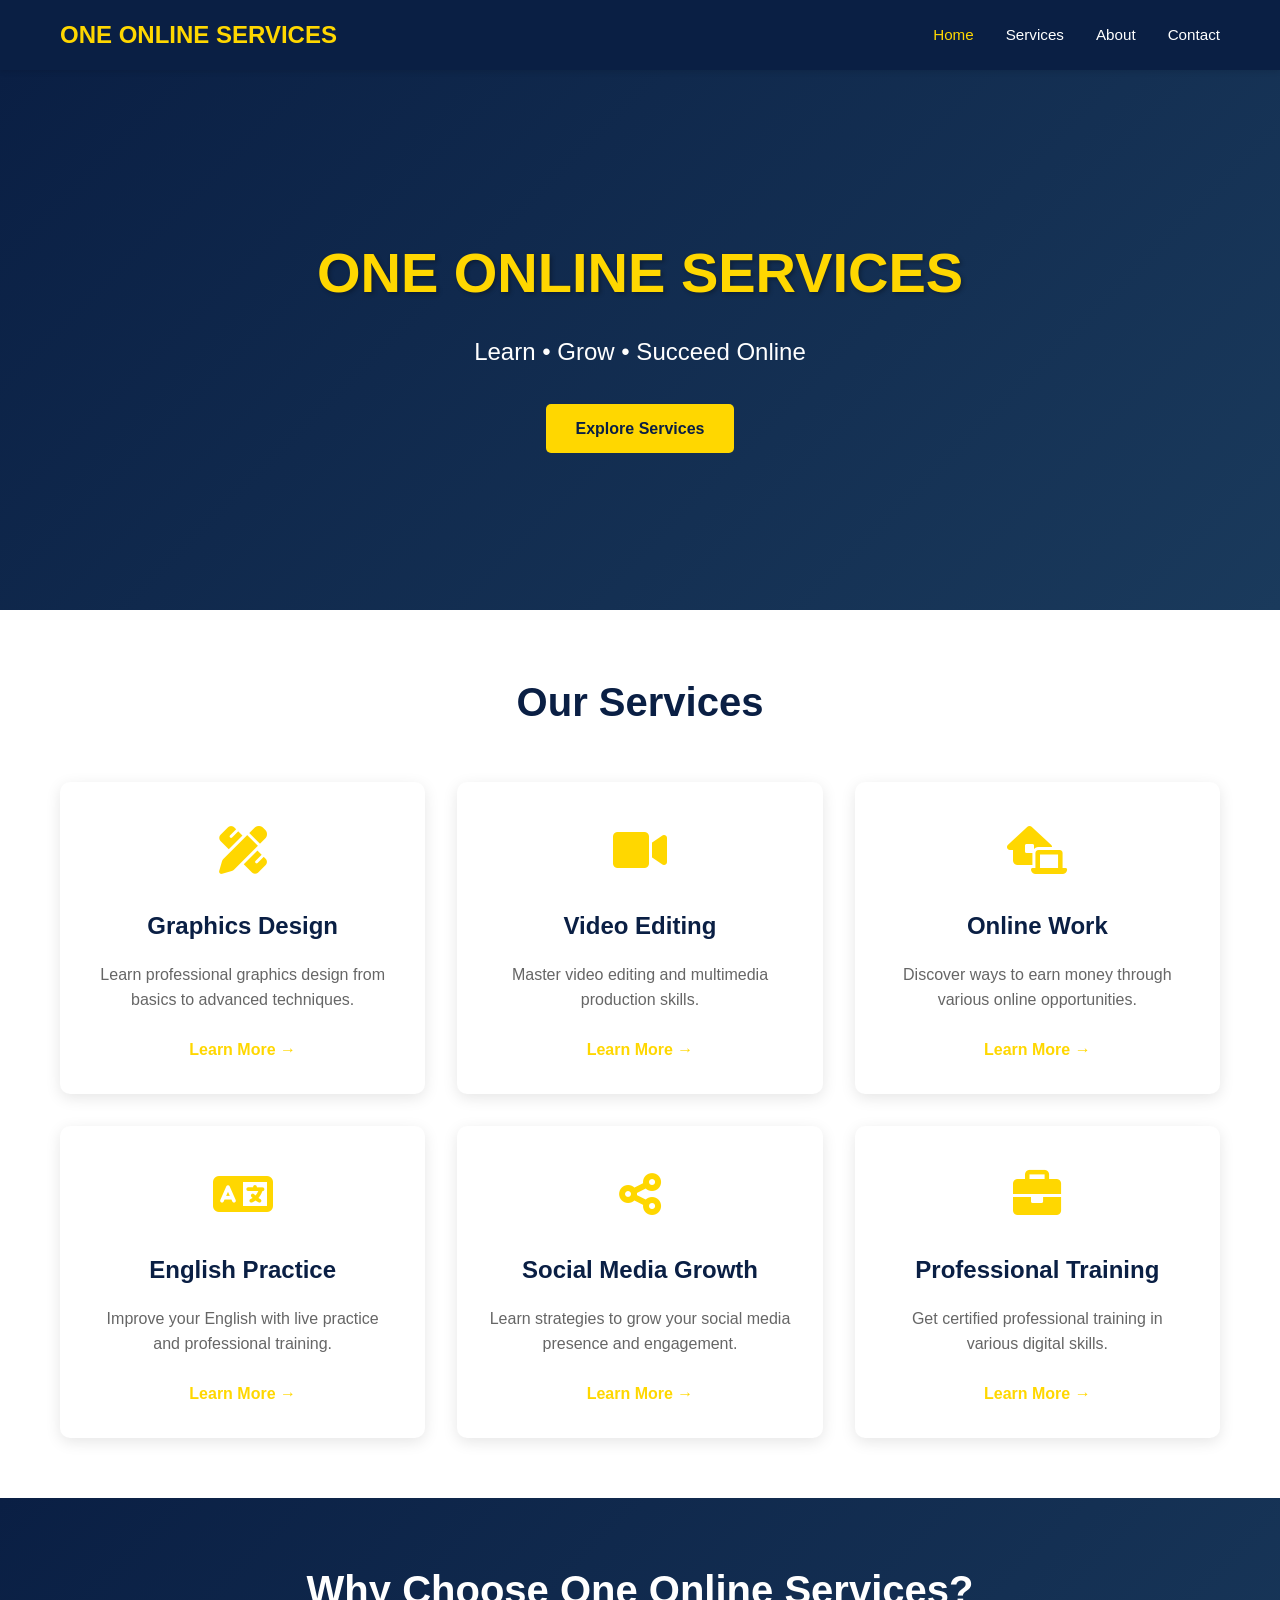
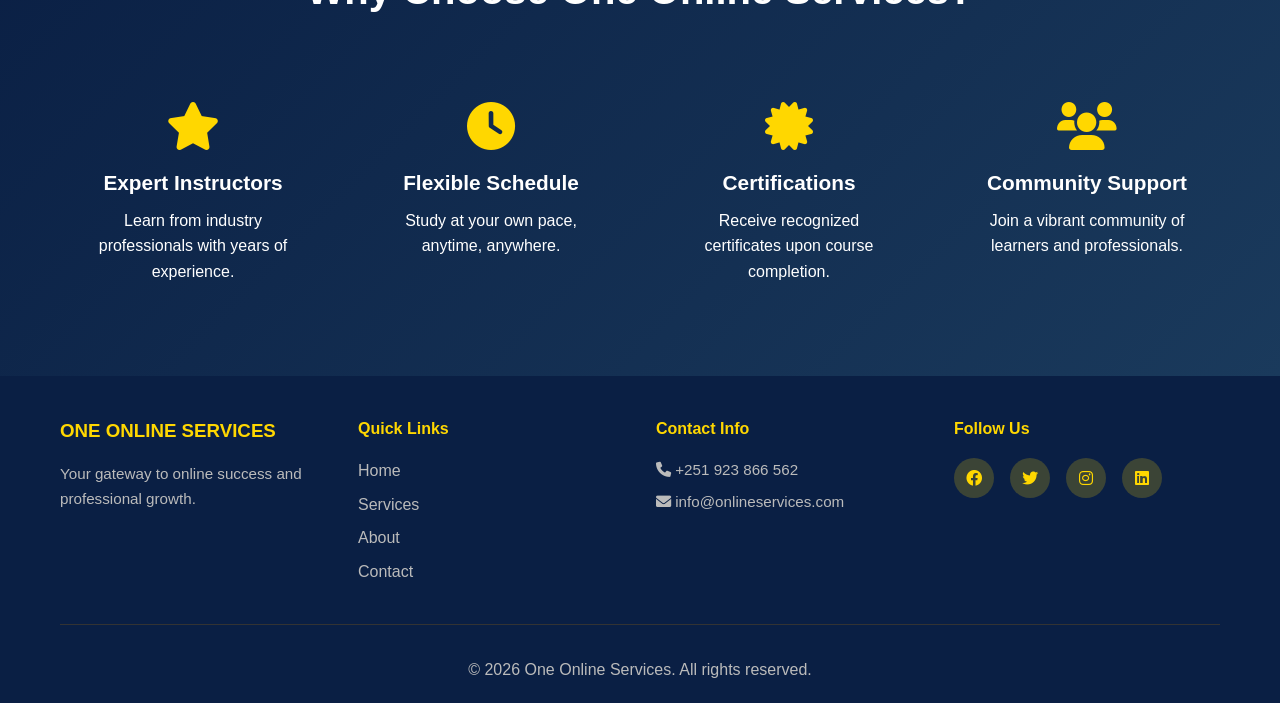
<file: index.html>
<!DOCTYPE html>
<html lang="en">
<head>
    <meta charset="UTF-8">
    <meta name="viewport" content="width=device-width, initial-scale=1.0">
    <title>One Online Services - Learn • Grow • Succeed Online</title>
    <link rel="stylesheet" href="css/style.css">
    <link rel="stylesheet" href="https://cdnjs.cloudflare.com/ajax/libs/font-awesome/6.0.0/css/all.min.css">
</head>
<body>
    <!-- Navigation -->
    <nav class="navbar">
        <div class="container">
            <div class="logo">ONE ONLINE SERVICES</div>
            <ul class="nav-links">
                <li><a href="index.html" class="active">Home</a></li>
                <li><a href="services.html">Services</a></li>
                <li><a href="about.html">About</a></li>
                <li><a href="contact.html">Contact</a></li>
            </ul>
            <div class="hamburger">
                <span></span>
                <span></span>
                <span></span>
            </div>
        </div>
    </nav>

    <!-- Hero Section -->
    <header class="hero">
        <div class="hero-content">
            <h1>ONE ONLINE SERVICES</h1>
            <p>Learn • Grow • Succeed Online</p>
            <a href="services.html" class="btn btn-primary">Explore Services</a>
        </div>
    </header>

    <!-- Services Preview -->
    <section class="services-preview">
        <div class="container">
            <h2>Our Services</h2>
            <div class="services-grid">
                <div class="card">
                    <div class="card-icon">
                        <i class="fas fa-pencil-ruler"></i>
                    </div>
                    <h3>Graphics Design</h3>
                    <p>Learn professional graphics design from basics to advanced techniques.</p>
                    <a href="services.html#graphics" class="card-link">Learn More →</a>
                </div>

                <div class="card">
                    <div class="card-icon">
                        <i class="fas fa-video"></i>
                    </div>
                    <h3>Video Editing</h3>
                    <p>Master video editing and multimedia production skills.</p>
                    <a href="services.html#video" class="card-link">Learn More →</a>
                </div>

                <div class="card">
                    <div class="card-icon">
                        <i class="fas fa-laptop-house"></i>
                    </div>
                    <h3>Online Work</h3>
                    <p>Discover ways to earn money through various online opportunities.</p>
                    <a href="services.html#work" class="card-link">Learn More →</a>
                </div>

                <div class="card">
                    <div class="card-icon">
                        <i class="fas fa-language"></i>
                    </div>
                    <h3>English Practice</h3>
                    <p>Improve your English with live practice and professional training.</p>
                    <a href="services.html#english" class="card-link">Learn More →</a>
                </div>

                <div class="card">
                    <div class="card-icon">
                        <i class="fas fa-share-alt"></i>
                    </div>
                    <h3>Social Media Growth</h3>
                    <p>Learn strategies to grow your social media presence and engagement.</p>
                    <a href="services.html#social" class="card-link">Learn More →</a>
                </div>

                <div class="card">
                    <div class="card-icon">
                        <i class="fas fa-briefcase"></i>
                    </div>
                    <h3>Professional Training</h3>
                    <p>Get certified professional training in various digital skills.</p>
                    <a href="services.html#training" class="card-link">Learn More →</a>
                </div>
            </div>
        </div>
    </section>

    <!-- Why Choose Us -->
    <section class="why-us">
        <div class="container">
            <h2>Why Choose One Online Services?</h2>
            <div class="features-grid">
                <div class="feature">
                    <i class="fas fa-star"></i>
                    <h3>Expert Instructors</h3>
                    <p>Learn from industry professionals with years of experience.</p>
                </div>
                <div class="feature">
                    <i class="fas fa-clock"></i>
                    <h3>Flexible Schedule</h3>
                    <p>Study at your own pace, anytime, anywhere.</p>
                </div>
                <div class="feature">
                    <i class="fas fa-certificate"></i>
                    <h3>Certifications</h3>
                    <p>Receive recognized certificates upon course completion.</p>
                </div>
                <div class="feature">
                    <i class="fas fa-users"></i>
                    <h3>Community Support</h3>
                    <p>Join a vibrant community of learners and professionals.</p>
                </div>
            </div>
        </div>
    </section>

    <!-- Footer -->
    <footer class="footer">
        <div class="container">
            <div class="footer-content">
                <div class="footer-section">
                    <h3>ONE ONLINE SERVICES</h3>
                    <p>Your gateway to online success and professional growth.</p>
                </div>
                <div class="footer-section">
                    <h4>Quick Links</h4>
                    <ul>
                        <li><a href="index.html">Home</a></li>
                        <li><a href="services.html">Services</a></li>
                        <li><a href="about.html">About</a></li>
                        <li><a href="contact.html">Contact</a></li>
                    </ul>
                </div>
                <div class="footer-section">
                    <h4>Contact Info</h4>
                    <p><i class="fas fa-phone"></i> +251 923 866 562</p>
                    <p><i class="fas fa-envelope"></i> info@onlineservices.com</p>
                </div>
                <div class="footer-section">
                    <h4>Follow Us</h4>
                    <div class="social-links">
                        <a href="#"><i class="fab fa-facebook"></i></a>
                        <a href="#"><i class="fab fa-twitter"></i></a>
                        <a href="#"><i class="fab fa-instagram"></i></a>
                        <a href="#"><i class="fab fa-linkedin"></i></a>
                    </div>
                </div>
            </div>
            <div class="footer-bottom">
                <p>&copy; 2026 One Online Services. All rights reserved.</p>
            </div>
        </div>
    </footer>

    <script src="js/script.js"></script>
</body>
</html>
</file>
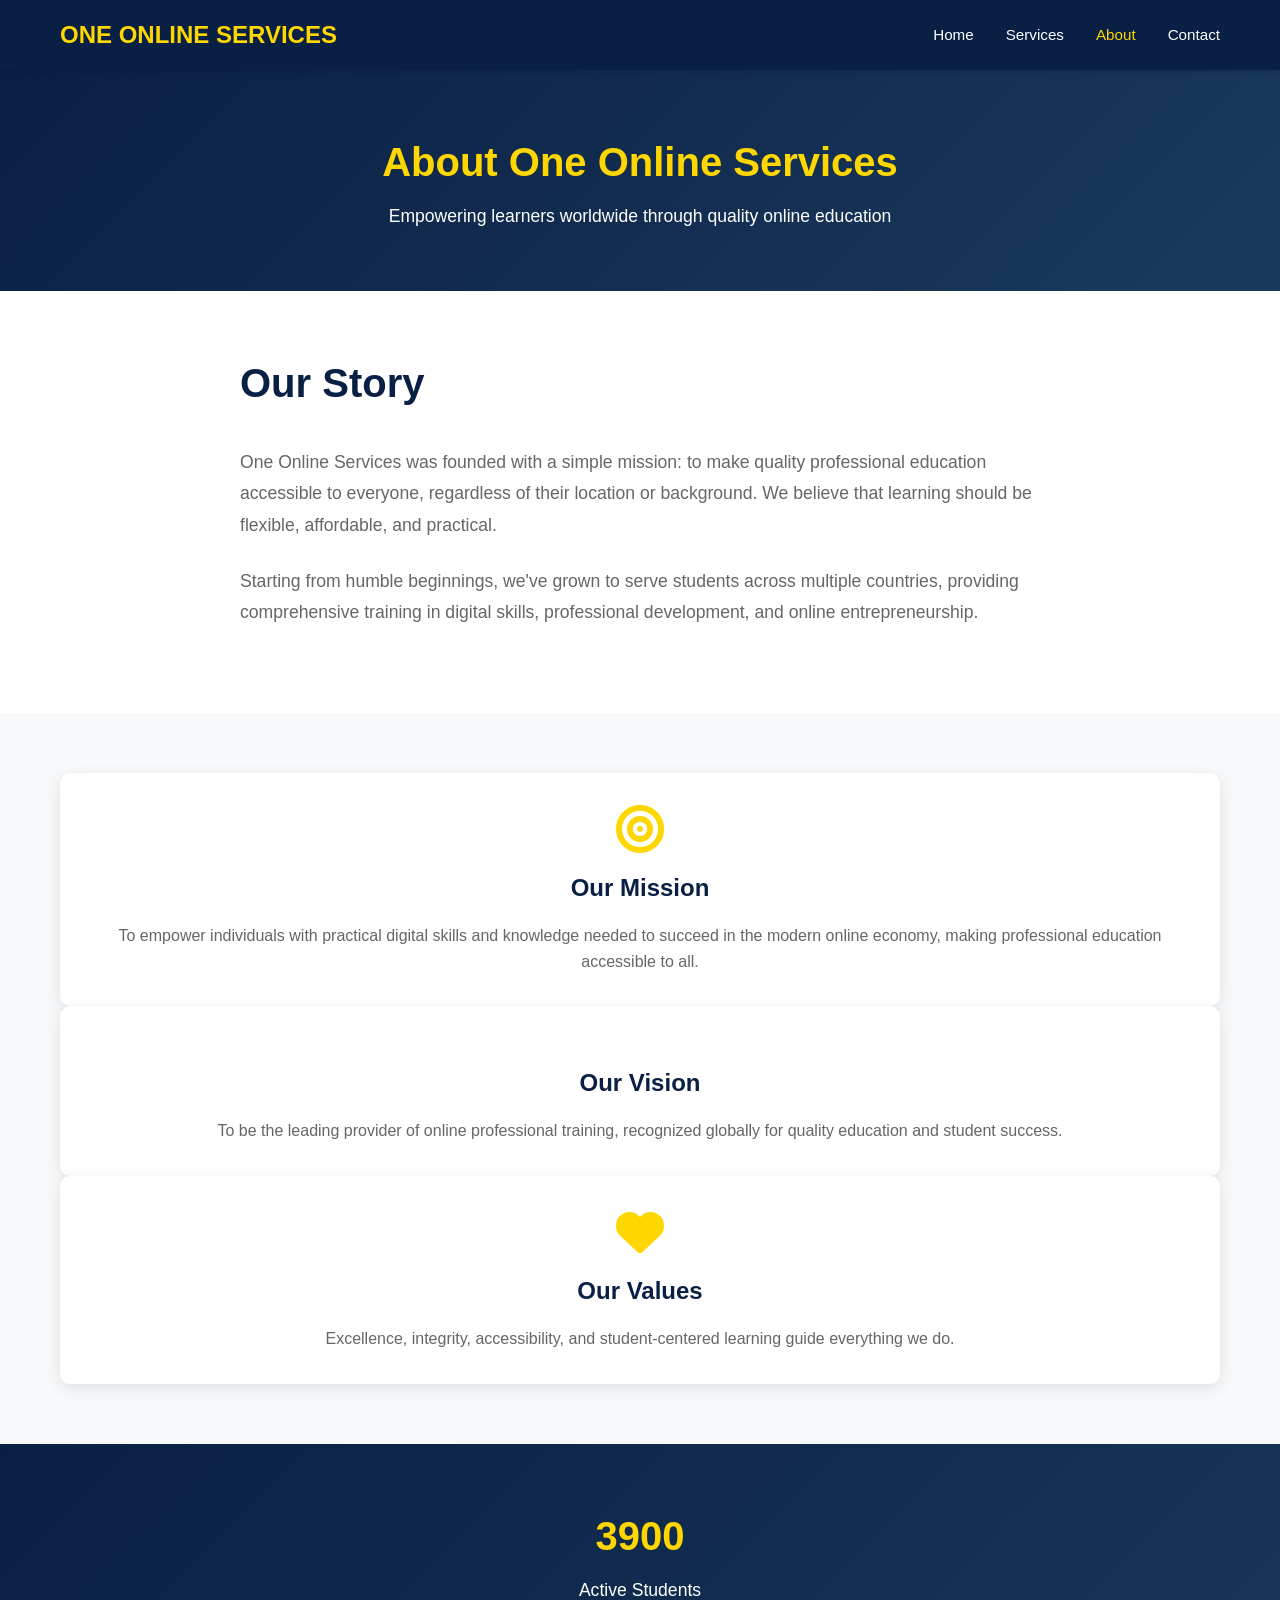
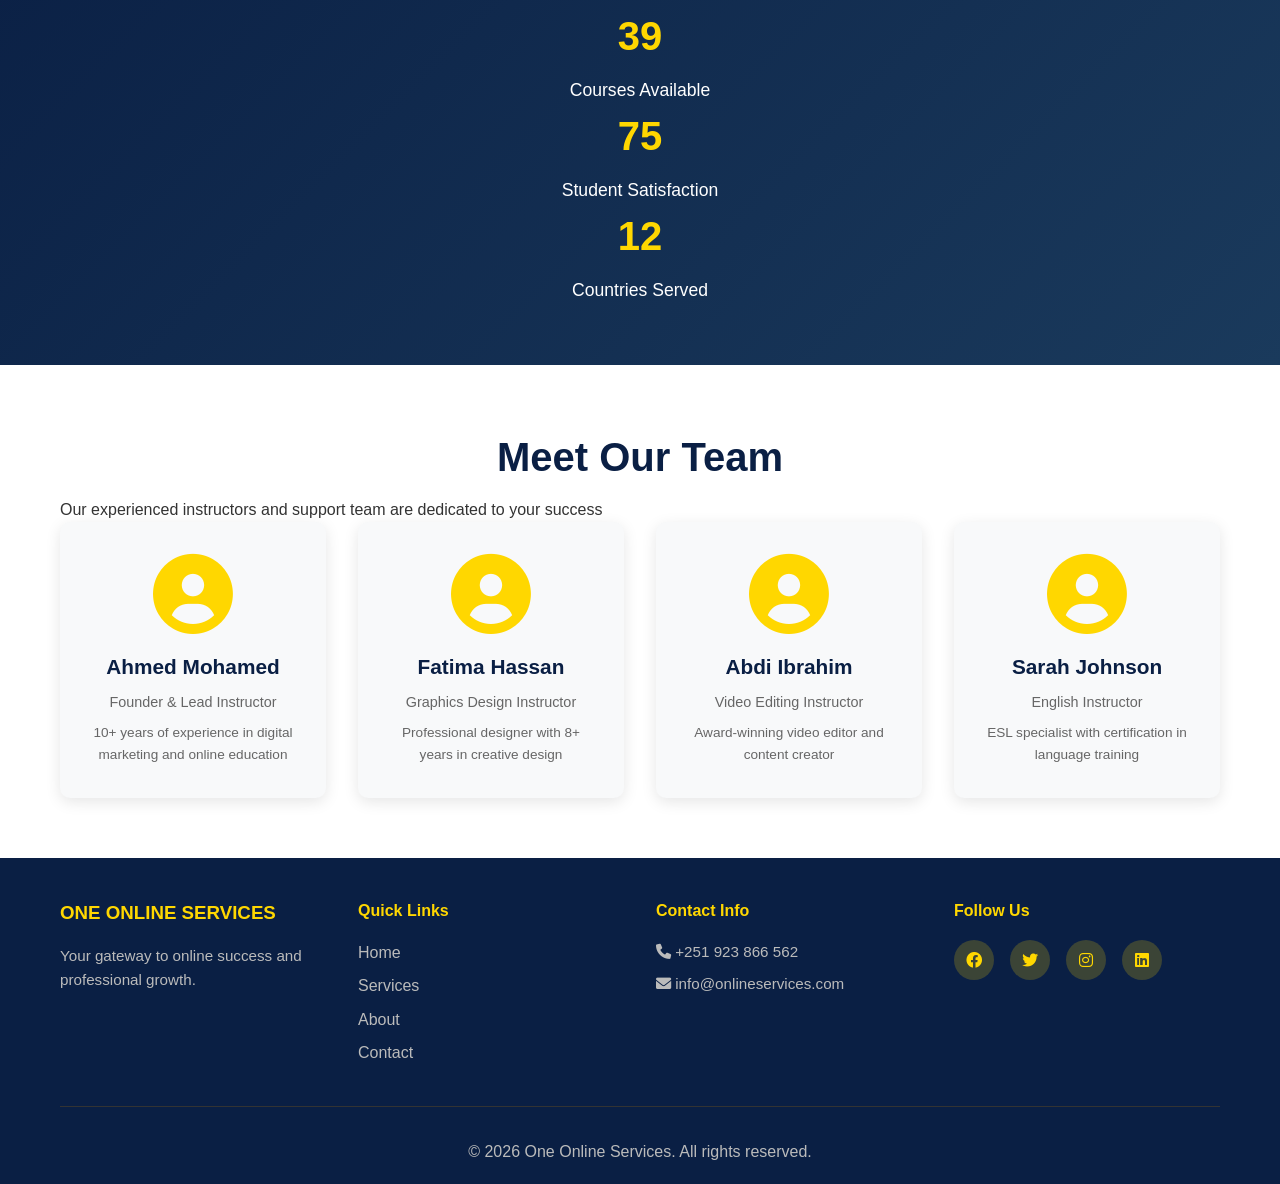
<file: about.html>
<!DOCTYPE html>
<html lang="en">
<head>
    <meta charset="UTF-8">
    <meta name="viewport" content="width=device-width, initial-scale=1.0">
    <title>About Us - One Online Services</title>
    <link rel="stylesheet" href="css/style.css">
    <link rel="stylesheet" href="https://cdnjs.cloudflare.com/ajax/libs/font-awesome/6.0.0/css/all.min.css">
</head>
<body>
    <!-- Navigation -->
    <nav class="navbar">
        <div class="container">
            <div class="logo">ONE ONLINE SERVICES</div>
            <ul class="nav-links">
                <li><a href="index.html">Home</a></li>
                <li><a href="services.html">Services</a></li>
                <li><a href="about.html" class="active">About</a></li>
                <li><a href="contact.html">Contact</a></li>
            </ul>
            <div class="hamburger">
                <span></span>
                <span></span>
                <span></span>
            </div>
        </div>
    </nav>

    <!-- Page Header -->
    <section class="page-header">
        <div class="container">
            <h1>About One Online Services</h1>
            <p>Empowering learners worldwide through quality online education</p>
        </div>
    </section>

    <!-- About Section -->
    <section class="about-section">
        <div class="container">
            <div class="about-content">
                <h2>Our Story</h2>
                <p>One Online Services was founded with a simple mission: to make quality professional education accessible to everyone, regardless of their location or background. We believe that learning should be flexible, affordable, and practical.</p>
                <p>Starting from humble beginnings, we've grown to serve students across multiple countries, providing comprehensive training in digital skills, professional development, and online entrepreneurship.</p>
            </div>
        </div>
    </section>

    <!-- Mission & Vision -->
    <section class="mission-vision">
        <div class="container">
            <div class="mission">
                <i class="fas fa-bullseye fa-3x"></i>
                <h3>Our Mission</h3>
                <p>To empower individuals with practical digital skills and knowledge needed to succeed in the modern online economy, making professional education accessible to all.</p>
            </div>
            <div class="vision">
                <i class="fas fa-telescope fa-3x"></i>
                <h3>Our Vision</h3>
                <p>To be the leading provider of online professional training, recognized globally for quality education and student success.</p>
            </div>
            <div class="values">
                <i class="fas fa-heart fa-3x"></i>
                <h3>Our Values</h3>
                <p>Excellence, integrity, accessibility, and student-centered learning guide everything we do.</p>
            </div>
        </div>
    </section>

    <!-- Stats -->
    <section class="stats">
        <div class="container">
            <div class="stat-item">
                <h4>5000+</h4>
                <p>Active Students</p>
            </div>
            <div class="stat-item">
                <h4>50+</h4>
                <p>Courses Available</p>
            </div>
            <div class="stat-item">
                <h4>95%</h4>
                <p>Student Satisfaction</p>
            </div>
            <div class="stat-item">
                <h4>15+</h4>
                <p>Countries Served</p>
            </div>
        </div>
    </section>

    <!-- Team Section -->
    <section class="team-section">
        <div class="container">
            <h2>Meet Our Team</h2>
            <p>Our experienced instructors and support team are dedicated to your success</p>
            <div class="team-grid">
                <div class="team-member">
                    <div class="member-avatar">
                        <i class="fas fa-user-circle fa-5x"></i>
                    </div>
                    <h4>Ahmed Mohamed</h4>
                    <p>Founder & Lead Instructor</p>
                    <p class="bio">10+ years of experience in digital marketing and online education</p>
                </div>
                <div class="team-member">
                    <div class="member-avatar">
                        <i class="fas fa-user-circle fa-5x"></i>
                    </div>
                    <h4>Fatima Hassan</h4>
                    <p>Graphics Design Instructor</p>
                    <p class="bio">Professional designer with 8+ years in creative design</p>
                </div>
                <div class="team-member">
                    <div class="member-avatar">
                        <i class="fas fa-user-circle fa-5x"></i>
                    </div>
                    <h4>Abdi Ibrahim</h4>
                    <p>Video Editing Instructor</p>
                    <p class="bio">Award-winning video editor and content creator</p>
                </div>
                <div class="team-member">
                    <div class="member-avatar">
                        <i class="fas fa-user-circle fa-5x"></i>
                    </div>
                    <h4>Sarah Johnson</h4>
                    <p>English Instructor</p>
                    <p class="bio">ESL specialist with certification in language training</p>
                </div>
            </div>
        </div>
    </section>

    <!-- Footer -->
    <footer class="footer">
        <div class="container">
            <div class="footer-content">
                <div class="footer-section">
                    <h3>ONE ONLINE SERVICES</h3>
                    <p>Your gateway to online success and professional growth.</p>
                </div>
                <div class="footer-section">
                    <h4>Quick Links</h4>
                    <ul>
                        <li><a href="index.html">Home</a></li>
                        <li><a href="services.html">Services</a></li>
                        <li><a href="about.html">About</a></li>
                        <li><a href="contact.html">Contact</a></li>
                    </ul>
                </div>
                <div class="footer-section">
                    <h4>Contact Info</h4>
                    <p><i class="fas fa-phone"></i> +251 923 866 562</p>
                    <p><i class="fas fa-envelope"></i> info@onlineservices.com</p>
                </div>
                <div class="footer-section">
                    <h4>Follow Us</h4>
                    <div class="social-links">
                        <a href="#"><i class="fab fa-facebook"></i></a>
                        <a href="#"><i class="fab fa-twitter"></i></a>
                        <a href="#"><i class="fab fa-instagram"></i></a>
                        <a href="#"><i class="fab fa-linkedin"></i></a>
                    </div>
                </div>
            </div>
            <div class="footer-bottom">
                <p>&copy; 2026 One Online Services. All rights reserved.</p>
            </div>
        </div>
    </footer>

    <script src="js/script.js"></script>
</body>
</html>
</file>
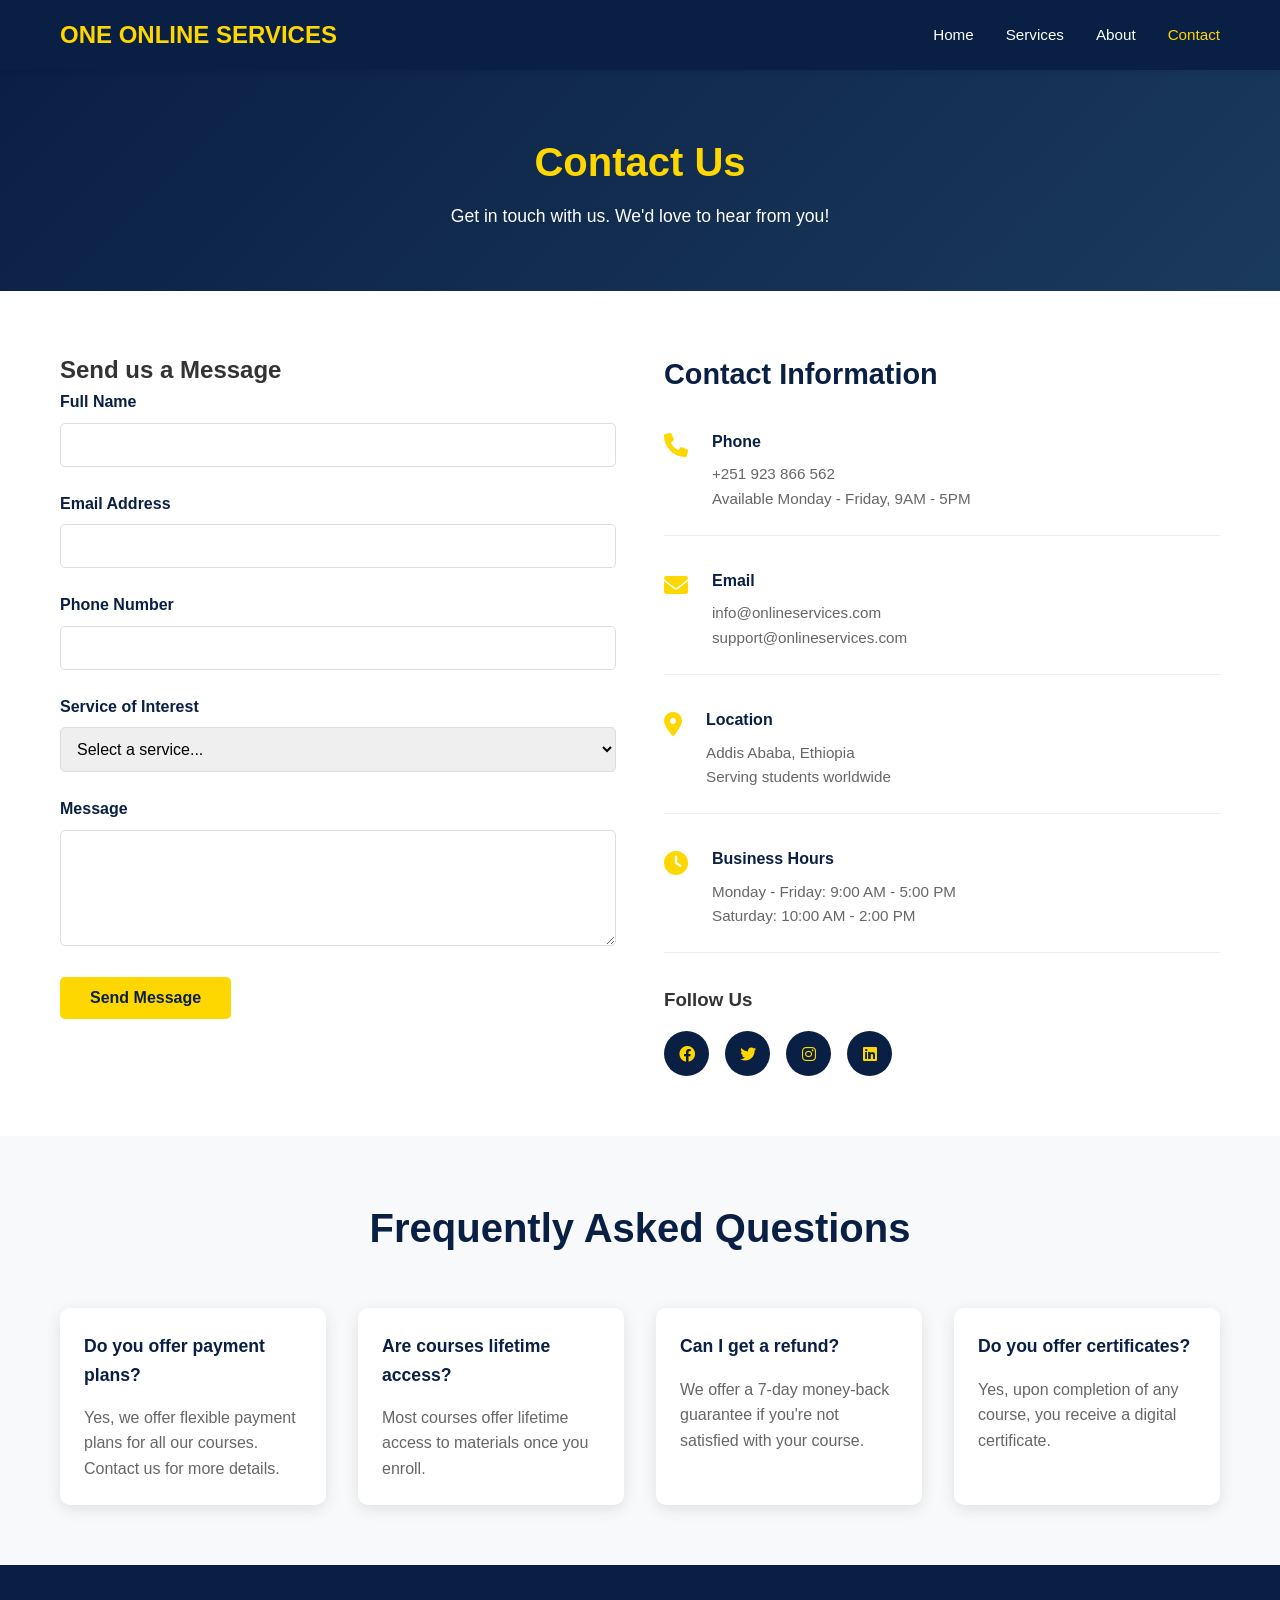
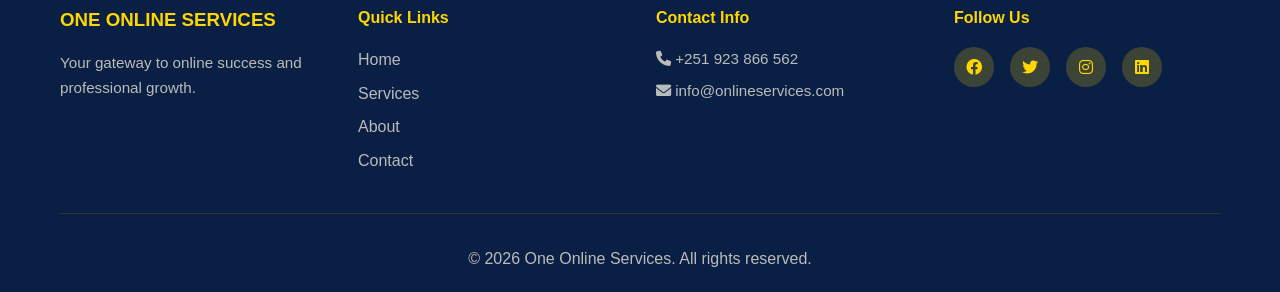
<file: contact.html>
<!DOCTYPE html>
<html lang="en">
<head>
    <meta charset="UTF-8">
    <meta name="viewport" content="width=device-width, initial-scale=1.0">
    <title>Contact Us - One Online Services</title>
    <link rel="stylesheet" href="css/style.css">
    <link rel="stylesheet" href="https://cdnjs.cloudflare.com/ajax/libs/font-awesome/6.0.0/css/all.min.css">
</head>
<body>
    <!-- Navigation -->
    <nav class="navbar">
        <div class="container">
            <div class="logo">ONE ONLINE SERVICES</div>
            <ul class="nav-links">
                <li><a href="index.html">Home</a></li>
                <li><a href="services.html">Services</a></li>
                <li><a href="about.html">About</a></li>
                <li><a href="contact.html" class="active">Contact</a></li>
            </ul>
            <div class="hamburger">
                <span></span>
                <span></span>
                <span></span>
            </div>
        </div>
    </nav>

    <!-- Page Header -->
    <section class="page-header">
        <div class="container">
            <h1>Contact Us</h1>
            <p>Get in touch with us. We'd love to hear from you!</p>
        </div>
    </section>

    <!-- Contact Section -->
    <section class="contact-section">
        <div class="container">
            <div class="contact-grid">
                <!-- Contact Form -->
                <div class="contact-form-container">
                    <h2>Send us a Message</h2>
                    <form id="contactForm" class="contact-form">
                        <div class="form-group">
                            <label for="name">Full Name</label>
                            <input type="text" id="name" name="name" required>
                        </div>
                        <div class="form-group">
                            <label for="email">Email Address</label>
                            <input type="email" id="email" name="email" required>
                        </div>
                        <div class="form-group">
                            <label for="phone">Phone Number</label>
                            <input type="tel" id="phone" name="phone">
                        </div>
                        <div class="form-group">
                            <label for="service">Service of Interest</label>
                            <select id="service" name="service" required>
                                <option value="">Select a service...</option>
                                <option value="graphics">Graphics Design</option>
                                <option value="video">Video Editing</option>
                                <option value="work">Online Work</option>
                                <option value="english">English Practice</option>
                                <option value="social">Social Media Growth</option>
                                <option value="training">Professional Training</option>
                            </select>
                        </div>
                        <div class="form-group">
                            <label for="message">Message</label>
                            <textarea id="message" name="message" rows="5" required></textarea>
                        </div>
                        <button type="submit" class="btn btn-primary">Send Message</button>
                    </form>
                </div>

                <!-- Contact Info -->
                <div class="contact-info">
                    <h2>Contact Information</h2>
                    <div class="info-item">
                        <i class="fas fa-phone"></i>
                        <div>
                            <h4>Phone</h4>
                            <p>+251 923 866 562</p>
                            <p>Available Monday - Friday, 9AM - 5PM</p>
                        </div>
                    </div>
                    <div class="info-item">
                        <i class="fas fa-envelope"></i>
                        <div>
                            <h4>Email</h4>
                            <p>info@onlineservices.com</p>
                            <p>support@onlineservices.com</p>
                        </div>
                    </div>
                    <div class="info-item">
                        <i class="fas fa-map-marker-alt"></i>
                        <div>
                            <h4>Location</h4>
                            <p>Addis Ababa, Ethiopia</p>
                            <p>Serving students worldwide</p>
                        </div>
                    </div>
                    <div class="info-item">
                        <i class="fas fa-clock"></i>
                        <div>
                            <h4>Business Hours</h4>
                            <p>Monday - Friday: 9:00 AM - 5:00 PM</p>
                            <p>Saturday: 10:00 AM - 2:00 PM</p>
                        </div>
                    </div>
                    
                    <h3 style="margin-top: 30px;">Follow Us</h3>
                    <div class="social-links-large">
                        <a href="#" title="Facebook"><i class="fab fa-facebook"></i></a>
                        <a href="#" title="Twitter"><i class="fab fa-twitter"></i></a>
                        <a href="#" title="Instagram"><i class="fab fa-instagram"></i></a>
                        <a href="#" title="LinkedIn"><i class="fab fa-linkedin"></i></a>
                    </div>
                </div>
            </div>
        </div>
    </section>

    <!-- FAQ Section -->
    <section class="faq-section">
        <div class="container">
            <h2>Frequently Asked Questions</h2>
            <div class="faq-grid">
                <div class="faq-item">
                    <h4>Do you offer payment plans?</h4>
                    <p>Yes, we offer flexible payment plans for all our courses. Contact us for more details.</p>
                </div>
                <div class="faq-item">
                    <h4>Are courses lifetime access?</h4>
                    <p>Most courses offer lifetime access to materials once you enroll.</p>
                </div>
                <div class="faq-item">
                    <h4>Can I get a refund?</h4>
                    <p>We offer a 7-day money-back guarantee if you're not satisfied with your course.</p>
                </div>
                <div class="faq-item">
                    <h4>Do you offer certificates?</h4>
                    <p>Yes, upon completion of any course, you receive a digital certificate.</p>
                </div>
            </div>
        </div>
    </section>

    <!-- Footer -->
    <footer class="footer">
        <div class="container">
            <div class="footer-content">
                <div class="footer-section">
                    <h3>ONE ONLINE SERVICES</h3>
                    <p>Your gateway to online success and professional growth.</p>
                </div>
                <div class="footer-section">
                    <h4>Quick Links</h4>
                    <ul>
                        <li><a href="index.html">Home</a></li>
                        <li><a href="services.html">Services</a></li>
                        <li><a href="about.html">About</a></li>
                        <li><a href="contact.html">Contact</a></li>
                    </ul>
                </div>
                <div class="footer-section">
                    <h4>Contact Info</h4>
                    <p><i class="fas fa-phone"></i> +251 923 866 562</p>
                    <p><i class="fas fa-envelope"></i> info@onlineservices.com</p>
                </div>
                <div class="footer-section">
                    <h4>Follow Us</h4>
                    <div class="social-links">
                        <a href="#"><i class="fab fa-facebook"></i></a>
                        <a href="#"><i class="fab fa-twitter"></i></a>
                        <a href="#"><i class="fab fa-instagram"></i></a>
                        <a href="#"><i class="fab fa-linkedin"></i></a>
                    </div>
                </div>
            </div>
            <div class="footer-bottom">
                <p>&copy; 2026 One Online Services. All rights reserved.</p>
            </div>
        </div>
    </footer>

    <script src="js/script.js"></script>
</body>
</html>
</file>
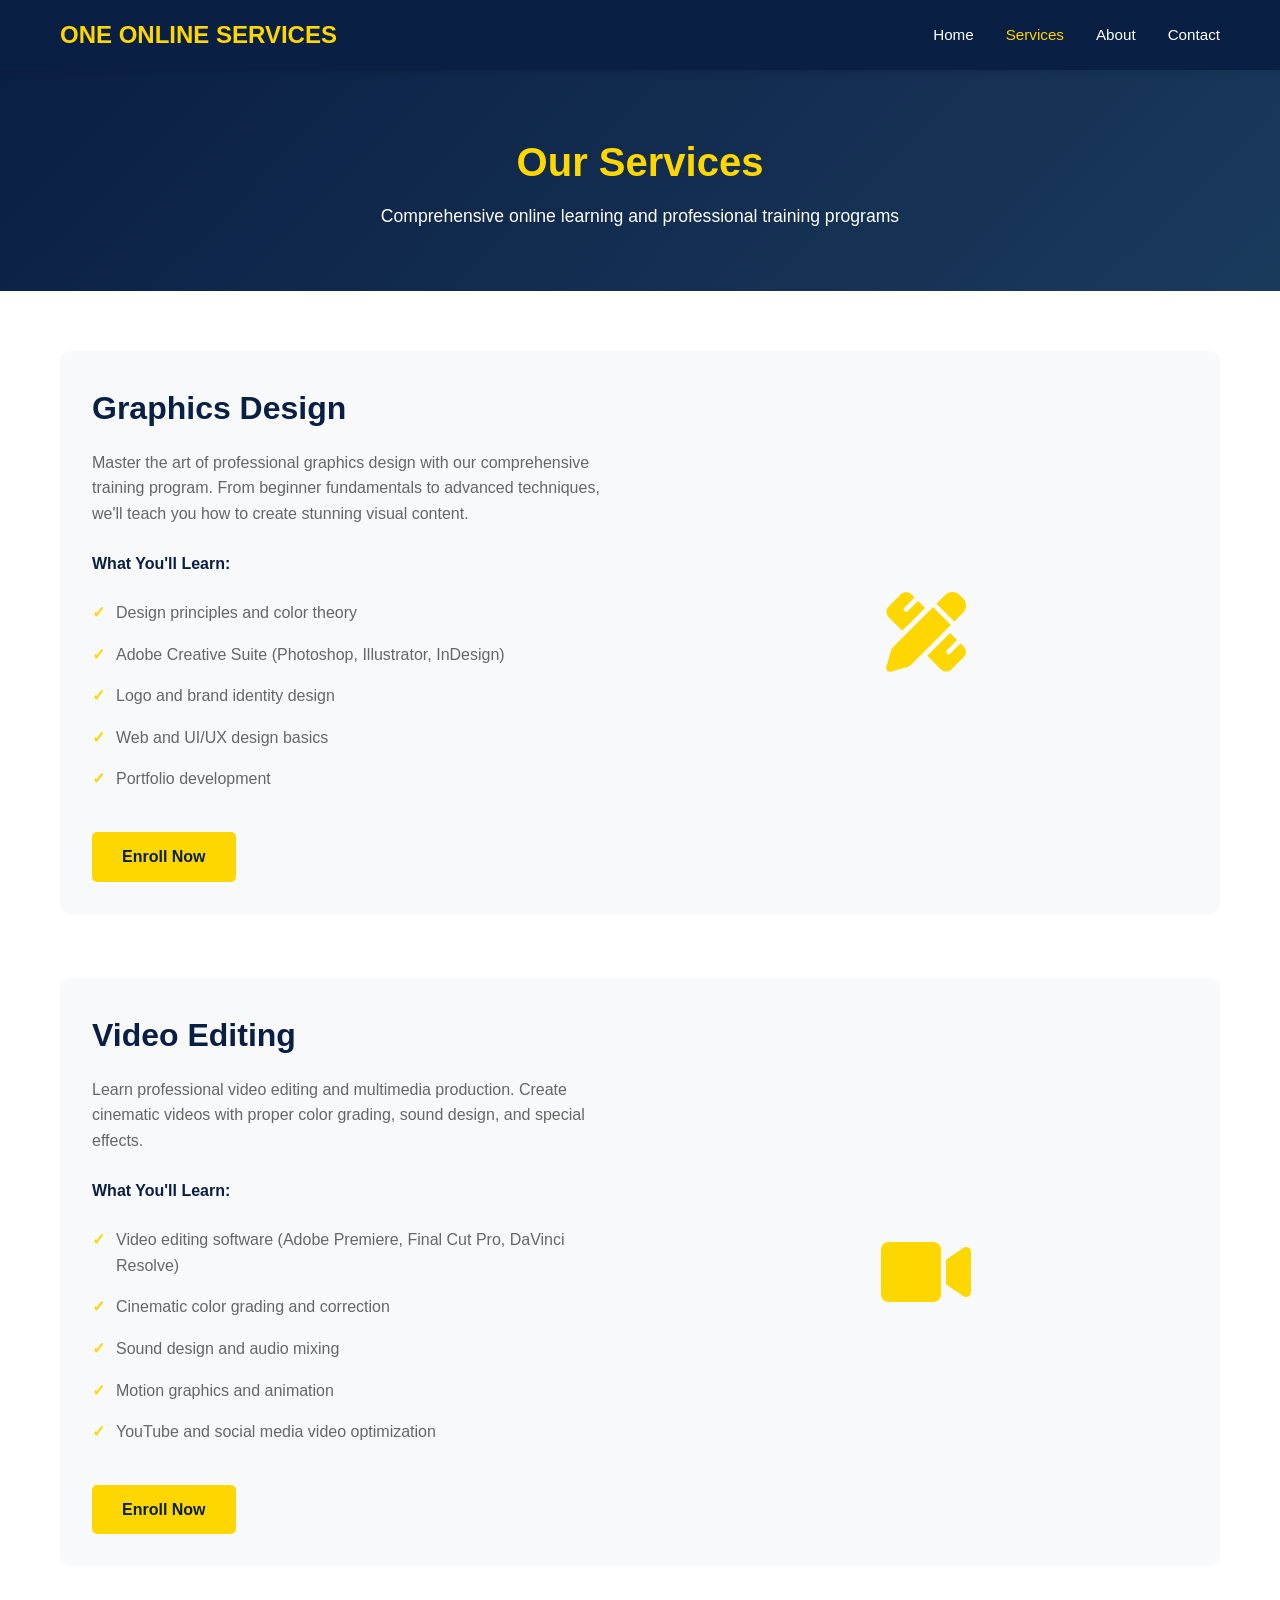
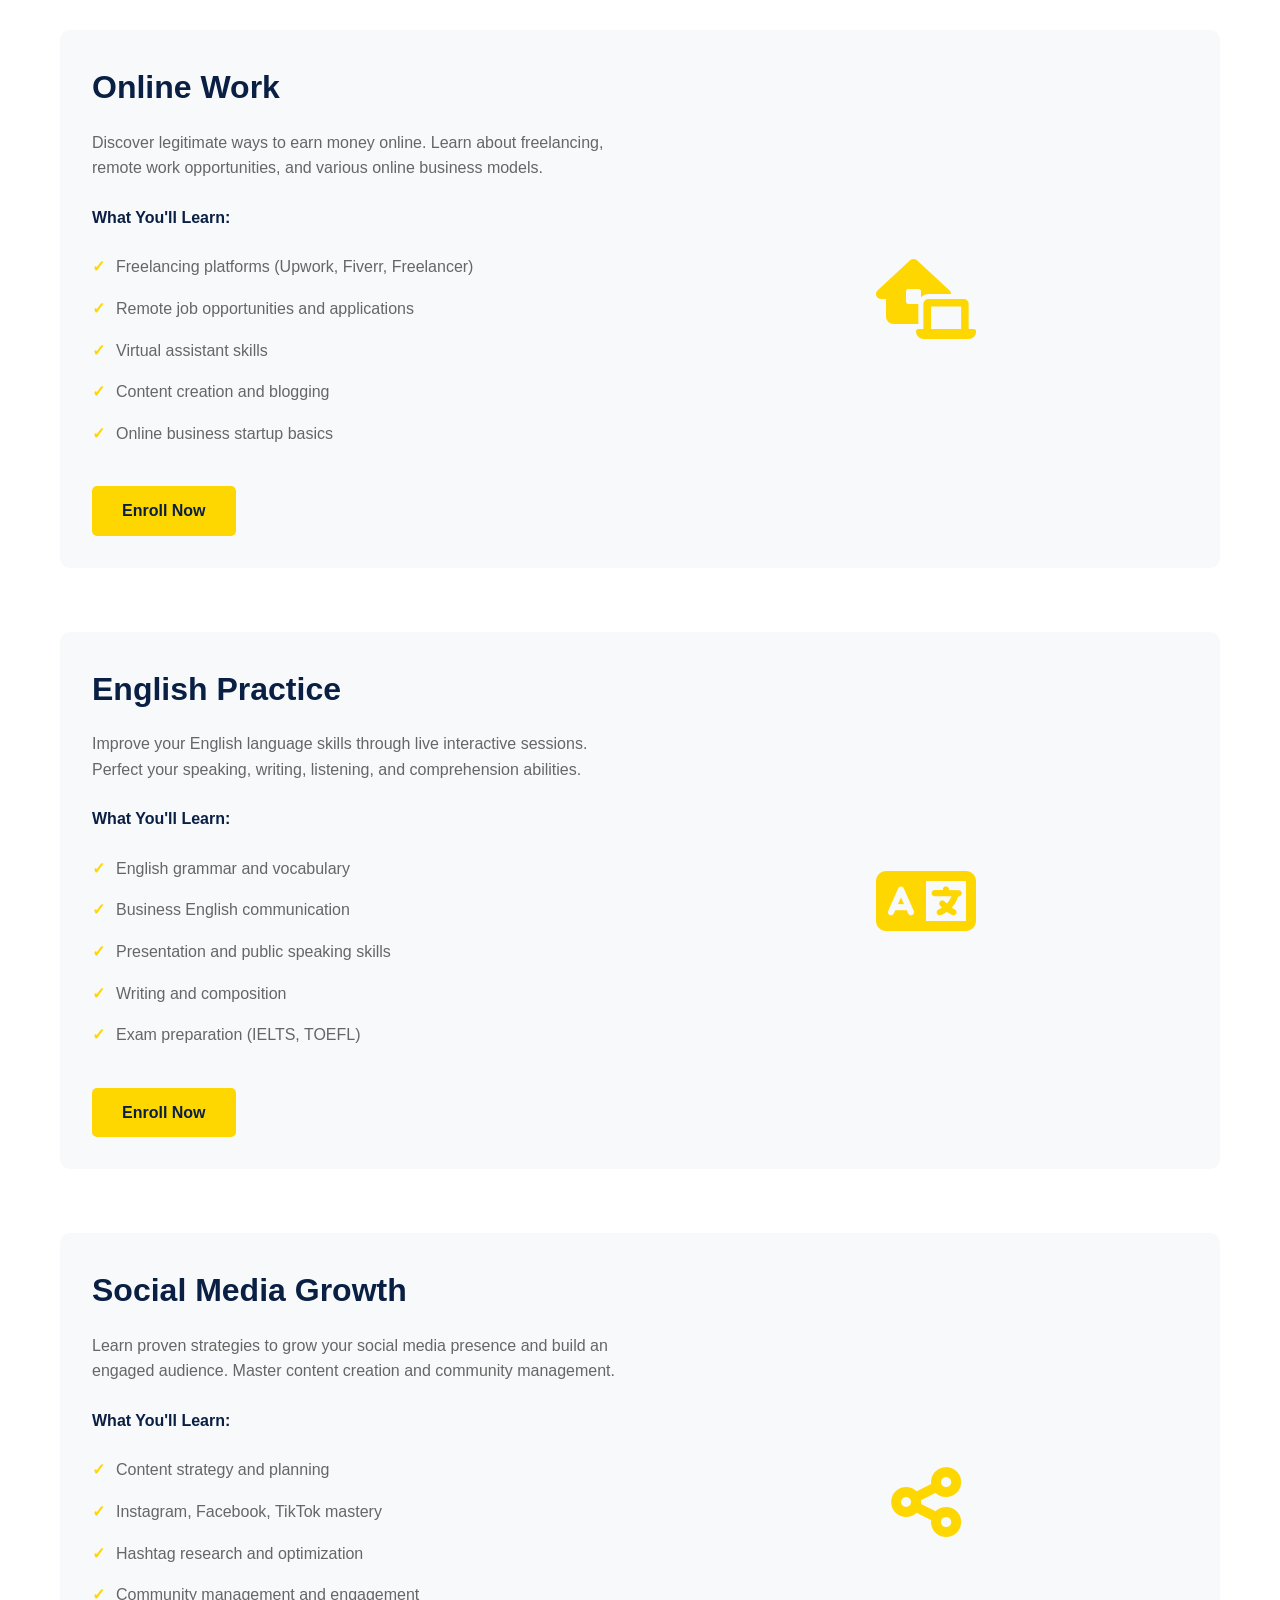
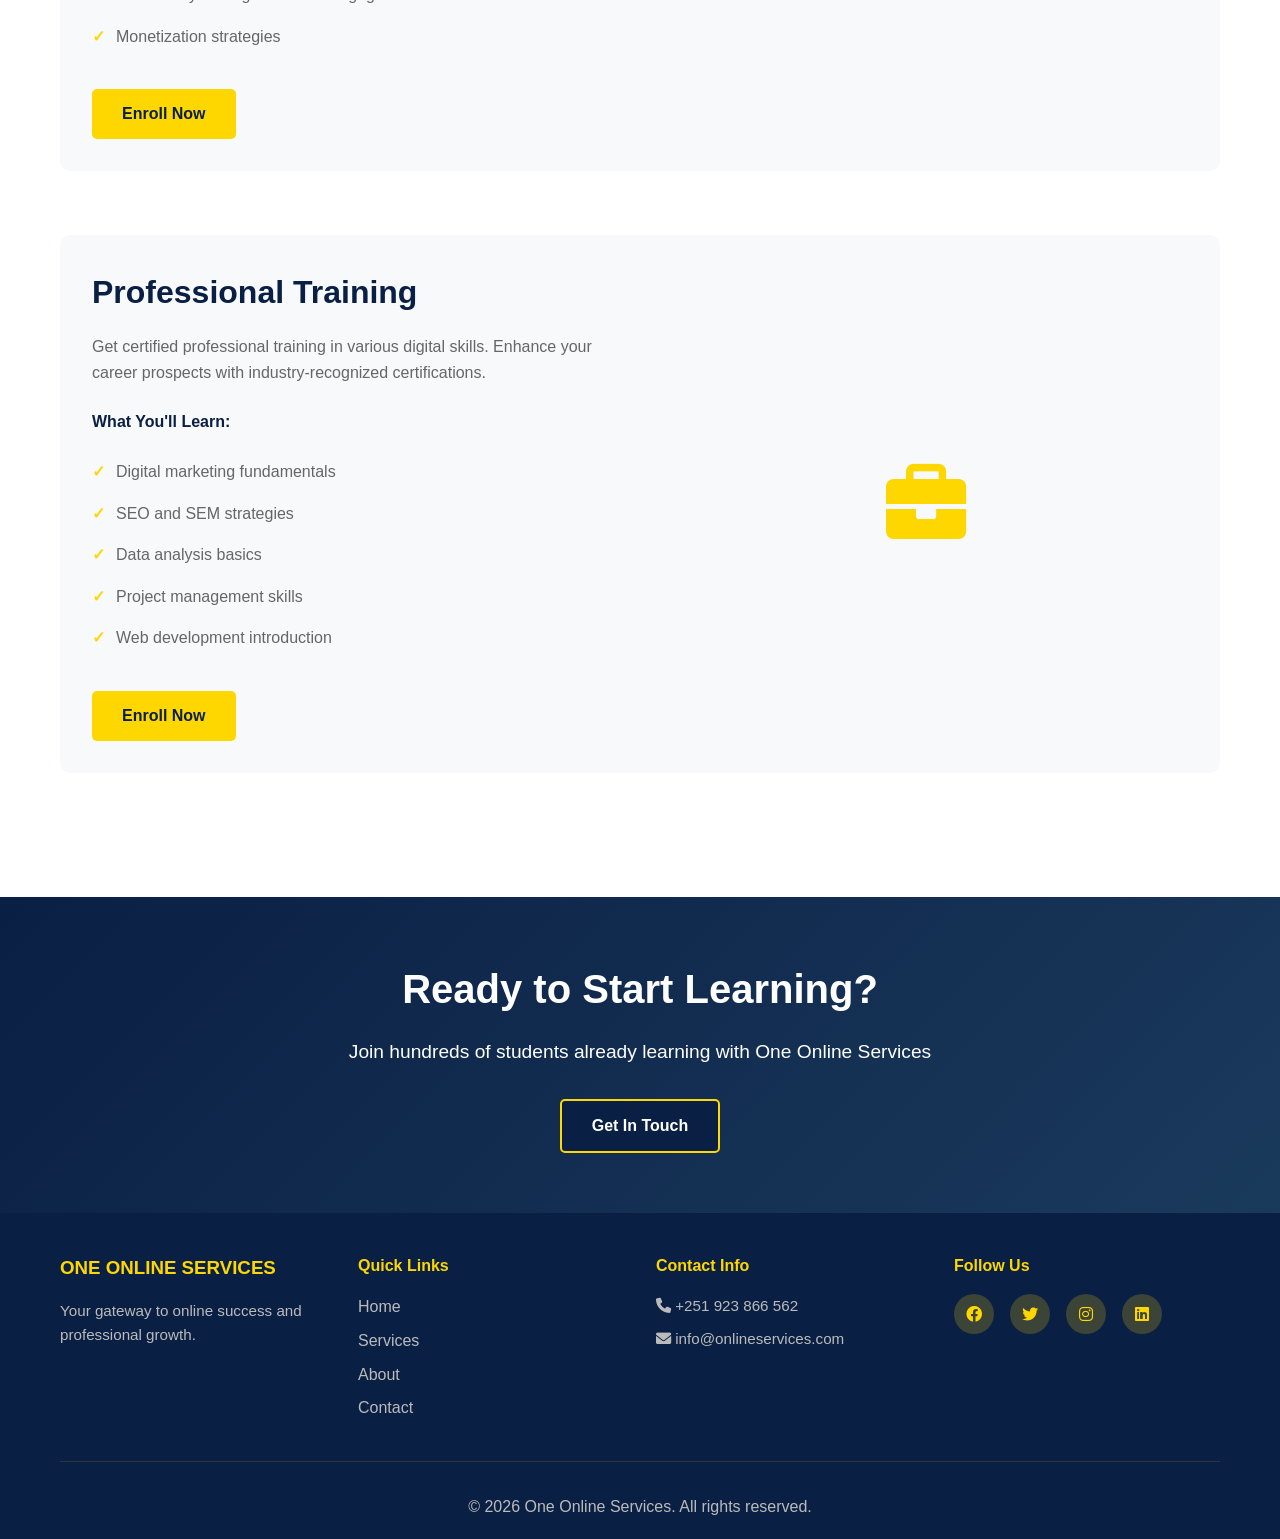
<file: services.html>
<!DOCTYPE html>
<html lang="en">
<head>
    <meta charset="UTF-8">
    <meta name="viewport" content="width=device-width, initial-scale=1.0">
    <title>Services - One Online Services</title>
    <link rel="stylesheet" href="css/style.css">
    <link rel="stylesheet" href="https://cdnjs.cloudflare.com/ajax/libs/font-awesome/6.0.0/css/all.min.css">
</head>
<body>
    <!-- Navigation -->
    <nav class="navbar">
        <div class="container">
            <div class="logo">ONE ONLINE SERVICES</div>
            <ul class="nav-links">
                <li><a href="index.html">Home</a></li>
                <li><a href="services.html" class="active">Services</a></li>
                <li><a href="about.html">About</a></li>
                <li><a href="contact.html">Contact</a></li>
            </ul>
            <div class="hamburger">
                <span></span>
                <span></span>
                <span></span>
            </div>
        </div>
    </nav>

    <!-- Page Header -->
    <section class="page-header">
        <div class="container">
            <h1>Our Services</h1>
            <p>Comprehensive online learning and professional training programs</p>
        </div>
    </section>

    <!-- Services Details -->
    <section class="services-details">
        <div class="container">
            <!-- Graphics Design -->
            <div class="service-item" id="graphics">
                <div class="service-content">
                    <h2>Graphics Design</h2>
                    <p>Master the art of professional graphics design with our comprehensive training program. From beginner fundamentals to advanced techniques, we'll teach you how to create stunning visual content.</p>
                    <h4>What You'll Learn:</h4>
                    <ul>
                        <li>Design principles and color theory</li>
                        <li>Adobe Creative Suite (Photoshop, Illustrator, InDesign)</li>
                        <li>Logo and brand identity design</li>
                        <li>Web and UI/UX design basics</li>
                        <li>Portfolio development</li>
                    </ul>
                    <a href="contact.html" class="btn btn-primary">Enroll Now</a>
                </div>
                <div class="service-image">
                    <i class="fas fa-pencil-ruler fa-5x"></i>
                </div>
            </div>

            <!-- Video Editing -->
            <div class="service-item" id="video">
                <div class="service-image">
                    <i class="fas fa-video fa-5x"></i>
                </div>
                <div class="service-content">
                    <h2>Video Editing</h2>
                    <p>Learn professional video editing and multimedia production. Create cinematic videos with proper color grading, sound design, and special effects.</p>
                    <h4>What You'll Learn:</h4>
                    <ul>
                        <li>Video editing software (Adobe Premiere, Final Cut Pro, DaVinci Resolve)</li>
                        <li>Cinematic color grading and correction</li>
                        <li>Sound design and audio mixing</li>
                        <li>Motion graphics and animation</li>
                        <li>YouTube and social media video optimization</li>
                    </ul>
                    <a href="contact.html" class="btn btn-primary">Enroll Now</a>
                </div>
            </div>

            <!-- Online Work -->
            <div class="service-item" id="work">
                <div class="service-content">
                    <h2>Online Work</h2>
                    <p>Discover legitimate ways to earn money online. Learn about freelancing, remote work opportunities, and various online business models.</p>
                    <h4>What You'll Learn:</h4>
                    <ul>
                        <li>Freelancing platforms (Upwork, Fiverr, Freelancer)</li>
                        <li>Remote job opportunities and applications</li>
                        <li>Virtual assistant skills</li>
                        <li>Content creation and blogging</li>
                        <li>Online business startup basics</li>
                    </ul>
                    <a href="contact.html" class="btn btn-primary">Enroll Now</a>
                </div>
                <div class="service-image">
                    <i class="fas fa-laptop-house fa-5x"></i>
                </div>
            </div>

            <!-- English Practice -->
            <div class="service-item" id="english">
                <div class="service-image">
                    <i class="fas fa-language fa-5x"></i>
                </div>
                <div class="service-content">
                    <h2>English Practice</h2>
                    <p>Improve your English language skills through live interactive sessions. Perfect your speaking, writing, listening, and comprehension abilities.</p>
                    <h4>What You'll Learn:</h4>
                    <ul>
                        <li>English grammar and vocabulary</li>
                        <li>Business English communication</li>
                        <li>Presentation and public speaking skills</li>
                        <li>Writing and composition</li>
                        <li>Exam preparation (IELTS, TOEFL)</li>
                    </ul>
                    <a href="contact.html" class="btn btn-primary">Enroll Now</a>
                </div>
            </div>

            <!-- Social Media Growth -->
            <div class="service-item" id="social">
                <div class="service-content">
                    <h2>Social Media Growth</h2>
                    <p>Learn proven strategies to grow your social media presence and build an engaged audience. Master content creation and community management.</p>
                    <h4>What You'll Learn:</h4>
                    <ul>
                        <li>Content strategy and planning</li>
                        <li>Instagram, Facebook, TikTok mastery</li>
                        <li>Hashtag research and optimization</li>
                        <li>Community management and engagement</li>
                        <li>Monetization strategies</li>
                    </ul>
                    <a href="contact.html" class="btn btn-primary">Enroll Now</a>
                </div>
                <div class="service-image">
                    <i class="fas fa-share-alt fa-5x"></i>
                </div>
            </div>

            <!-- Professional Training -->
            <div class="service-item" id="training">
                <div class="service-image">
                    <i class="fas fa-briefcase fa-5x"></i>
                </div>
                <div class="service-content">
                    <h2>Professional Training</h2>
                    <p>Get certified professional training in various digital skills. Enhance your career prospects with industry-recognized certifications.</p>
                    <h4>What You'll Learn:</h4>
                    <ul>
                        <li>Digital marketing fundamentals</li>
                        <li>SEO and SEM strategies</li>
                        <li>Data analysis basics</li>
                        <li>Project management skills</li>
                        <li>Web development introduction</li>
                    </ul>
                    <a href="contact.html" class="btn btn-primary">Enroll Now</a>
                </div>
            </div>
        </div>
    </section>

    <!-- CTA Section -->
    <section class="cta-section">
        <div class="container">
            <h2>Ready to Start Learning?</h2>
            <p>Join hundreds of students already learning with One Online Services</p>
            <a href="contact.html" class="btn btn-secondary">Get In Touch</a>
        </div>
    </section>

    <!-- Footer -->
    <footer class="footer">
        <div class="container">
            <div class="footer-content">
                <div class="footer-section">
                    <h3>ONE ONLINE SERVICES</h3>
                    <p>Your gateway to online success and professional growth.</p>
                </div>
                <div class="footer-section">
                    <h4>Quick Links</h4>
                    <ul>
                        <li><a href="index.html">Home</a></li>
                        <li><a href="services.html">Services</a></li>
                        <li><a href="about.html">About</a></li>
                        <li><a href="contact.html">Contact</a></li>
                    </ul>
                </div>
                <div class="footer-section">
                    <h4>Contact Info</h4>
                    <p><i class="fas fa-phone"></i> +251 923 866 562</p>
                    <p><i class="fas fa-envelope"></i> info@onlineservices.com</p>
                </div>
                <div class="footer-section">
                    <h4>Follow Us</h4>
                    <div class="social-links">
                        <a href="#"><i class="fab fa-facebook"></i></a>
                        <a href="#"><i class="fab fa-twitter"></i></a>
                        <a href="#"><i class="fab fa-instagram"></i></a>
                        <a href="#"><i class="fab fa-linkedin"></i></a>
                    </div>
                </div>
            </div>
            <div class="footer-bottom">
                <p>&copy; 2026 One Online Services. All rights reserved.</p>
            </div>
        </div>
    </footer>

    <script src="js/script.js"></script>
</body>
</html>
</file>
<file: css/style.css>
/* ============================================
   Global Styles
   ============================================ */

* {
    margin: 0;
    padding: 0;
    box-sizing: border-box;
}

body {
    font-family: 'Segoe UI', Tahoma, Geneva, Verdana, sans-serif;
    line-height: 1.6;
    color: #333;
    background-color: #f8f9fa;
}

.container {
    max-width: 1200px;
    margin: 0 auto;
    padding: 0 20px;
}

/* ============================================
   Navigation
   ============================================ */

.navbar {
    background: #0a1f44;
    color: white;
    padding: 1rem 0;
    position: sticky;
    top: 0;
    z-index: 100;
    box-shadow: 0 2px 5px rgba(0, 0, 0, 0.1);
}

.navbar .container {
    display: flex;
    justify-content: space-between;
    align-items: center;
}

.logo {
    font-size: 1.5rem;
    font-weight: bold;
    color: #ffd700;
}

.nav-links {
    display: flex;
    list-style: none;
    gap: 2rem;
}

.nav-links a {
    color: white;
    text-decoration: none;
    transition: color 0.3s;
    font-size: 0.95rem;
}

.nav-links a:hover,
.nav-links a.active {
    color: #ffd700;
}

.hamburger {
    display: none;
    flex-direction: column;
    cursor: pointer;
}

.hamburger span {
    width: 25px;
    height: 3px;
    background: white;
    margin: 5px 0;
    transition: 0.3s;
}

/* ============================================
   Hero Section
   ============================================ */

.hero {
    background: linear-gradient(135deg, #0a1f44 0%, #1a3a5c 100%);
    color: white;
    text-align: center;
    padding: 100px 20px;
    min-height: 60vh;
    display: flex;
    align-items: center;
    justify-content: center;
}

.hero-content h1 {
    font-size: 3.5rem;
    color: #ffd700;
    margin-bottom: 1rem;
    text-shadow: 2px 2px 4px rgba(0, 0, 0, 0.3);
}

.hero-content p {
    font-size: 1.5rem;
    margin-bottom: 2rem;
}

/* ============================================
   Buttons
   ============================================ */

.btn {
    display: inline-block;
    padding: 12px 30px;
    border-radius: 5px;
    text-decoration: none;
    font-weight: 600;
    transition: all 0.3s;
    border: none;
    cursor: pointer;
    font-size: 1rem;
}

.btn-primary {
    background: #ffd700;
    color: #0a1f44;
}

.btn-primary:hover {
    background: #ffed4e;
    transform: translateY(-2px);
    box-shadow: 0 5px 15px rgba(0, 0, 0, 0.2);
}

.btn-secondary {
    background: #0a1f44;
    color: white;
    border: 2px solid #ffd700;
}

.btn-secondary:hover {
    background: #ffd700;
    color: #0a1f44;
}

/* ============================================
   Services Preview Section
   ============================================ */

.services-preview {
    padding: 60px 20px;
    background-color: white;
}

.services-preview h2 {
    text-align: center;
    font-size: 2.5rem;
    margin-bottom: 3rem;
    color: #0a1f44;
}

.services-grid {
    display: grid;
    grid-template-columns: repeat(auto-fit, minmax(300px, 1fr));
    gap: 2rem;
}

.card {
    background: white;
    border-radius: 10px;
    padding: 2rem;
    text-align: center;
    box-shadow: 0 4px 15px rgba(0, 0, 0, 0.1);
    transition: all 0.3s;
}

.card:hover {
    transform: translateY(-10px);
    box-shadow: 0 8px 25px rgba(0, 0, 0, 0.15);
}

.card-icon {
    font-size: 3rem;
    color: #ffd700;
    margin-bottom: 1rem;
}

.card h3 {
    font-size: 1.5rem;
    margin-bottom: 1rem;
    color: #0a1f44;
}

.card p {
    color: #666;
    margin-bottom: 1.5rem;
}

.card-link {
    color: #ffd700;
    text-decoration: none;
    font-weight: 600;
    transition: color 0.3s;
}

.card-link:hover {
    color: #ffed4e;
}

/* ============================================
   Why Choose Us Section
   ============================================ */

.why-us {
    padding: 60px 20px;
    background: linear-gradient(135deg, #0a1f44 0%, #1a3a5c 100%);
    color: white;
}

.why-us h2 {
    text-align: center;
    font-size: 2.5rem;
    margin-bottom: 3rem;
}

.features-grid {
    display: grid;
    grid-template-columns: repeat(auto-fit, minmax(250px, 1fr));
    gap: 2rem;
}

.feature {
    text-align: center;
    padding: 2rem;
}

.feature i {
    font-size: 3rem;
    color: #ffd700;
    margin-bottom: 1rem;
}

.feature h3 {
    font-size: 1.3rem;
    margin-bottom: 0.5rem;
}

/* ============================================
   Page Header
   ============================================ */

.page-header {
    background: linear-gradient(135deg, #0a1f44 0%, #1a3a5c 100%);
    color: white;
    text-align: center;
    padding: 60px 20px;
}

.page-header h1 {
    font-size: 2.5rem;
    margin-bottom: 0.5rem;
    color: #ffd700;
}

.page-header p {
    font-size: 1.1rem;
}

/* ============================================
   Services Details
   ============================================ */

.services-details {
    padding: 60px 20px;
    background: white;
}

.service-item {
    display: grid;
    grid-template-columns: 1fr 1fr;
    gap: 3rem;
    align-items: center;
    margin-bottom: 4rem;
    padding: 2rem;
    border-radius: 10px;
    background: #f8f9fa;
}

.service-item:nth-child(even) {
    grid-template-columns: 1fr 1fr;
    direction: rtl;
}

.service-item:nth-child(even) .service-content {
    direction: ltr;
}

.service-content h2 {
    color: #0a1f44;
    font-size: 2rem;
    margin-bottom: 1rem;
}

.service-content p {
    color: #666;
    margin-bottom: 1rem;
}

.service-content h4 {
    color: #0a1f44;
    margin-top: 1.5rem;
    margin-bottom: 1rem;
}

.service-content ul {
    list-style: none;
    margin-bottom: 2rem;
}

.service-content ul li {
    padding: 0.5rem 0;
    color: #666;
    padding-left: 1.5rem;
    position: relative;
}

.service-content ul li:before {
    content: "✓";
    color: #ffd700;
    font-weight: bold;
    position: absolute;
    left: 0;
}

.service-image {
    text-align: center;
    color: #ffd700;
}

/* ============================================
   CTA Section
   ============================================ */

.cta-section {
    background: linear-gradient(135deg, #0a1f44 0%, #1a3a5c 100%);
    color: white;
    text-align: center;
    padding: 60px 20px;
}

.cta-section h2 {
    font-size: 2.5rem;
    margin-bottom: 1rem;
}

.cta-section p {
    font-size: 1.2rem;
    margin-bottom: 2rem;
}

/* ============================================
   About Section
   ============================================ */

.about-section {
    padding: 60px 20px;
    background: white;
}

.about-content {
    max-width: 800px;
    margin: 0 auto;
}

.about-content h2 {
    color: #0a1f44;
    font-size: 2.5rem;
    margin-bottom: 2rem;
}

.about-content p {
    color: #666;
    margin-bottom: 1.5rem;
    font-size: 1.1rem;
    line-height: 1.8;
}

/* ============================================
   Mission & Vision
   ============================================ */

.mission-vision {
    padding: 60px 20px;
    background: #f8f9fa;
    display: grid;
    grid-template-columns: repeat(auto-fit, minmax(280px, 1fr));
    gap: 2rem;
}

.mission, .vision, .values {
    background: white;
    padding: 2rem;
    border-radius: 10px;
    text-align: center;
    box-shadow: 0 4px 15px rgba(0, 0, 0, 0.1);
}

.mission i, .vision i, .values i {
    color: #ffd700;
    margin-bottom: 1rem;
}

.mission h3, .vision h3, .values h3 {
    color: #0a1f44;
    margin-bottom: 1rem;
    font-size: 1.5rem;
}

.mission p, .vision p, .values p {
    color: #666;
}

/* ============================================
   Stats Section
   ============================================ */

.stats {
    background: linear-gradient(135deg, #0a1f44 0%, #1a3a5c 100%);
    color: white;
    padding: 60px 20px;
    display: grid;
    grid-template-columns: repeat(auto-fit, minmax(200px, 1fr));
    gap: 2rem;
    text-align: center;
}

.stat-item h4 {
    font-size: 2.5rem;
    color: #ffd700;
    margin-bottom: 0.5rem;
}

.stat-item p {
    font-size: 1.1rem;
}

/* ============================================
   Team Section
   ============================================ */

.team-section {
    padding: 60px 20px;
    background: white;
}

.team-section h2 {
    text-align: center;
    font-size: 2.5rem;
    color: #0a1f44;
    margin-bottom: 0.5rem;
}

.team-section > p {
    text-align: center;
    color: #666;
    margin-bottom: 3rem;
}

.team-grid {
    display: grid;
    grid-template-columns: repeat(auto-fit, minmax(250px, 1fr));
    gap: 2rem;
}

.team-member {
    background: #f8f9fa;
    padding: 2rem;
    border-radius: 10px;
    text-align: center;
    box-shadow: 0 4px 15px rgba(0, 0, 0, 0.1);
    transition: all 0.3s;
}

.team-member:hover {
    transform: translateY(-5px);
}

.member-avatar {
    color: #ffd700;
    margin-bottom: 1rem;
}

.team-member h4 {
    color: #0a1f44;
    font-size: 1.3rem;
    margin-bottom: 0.5rem;
}

.team-member p {
    color: #666;
    font-size: 0.9rem;
}

.team-member .bio {
    font-size: 0.85rem;
    margin-top: 0.5rem;
}

/* ============================================
   Contact Section
   ============================================ */

.contact-section {
    padding: 60px 20px;
    background: white;
}

.contact-grid {
    display: grid;
    grid-template-columns: 1fr 1fr;
    gap: 3rem;
}

.contact-form h2,
.contact-info h2 {
    color: #0a1f44;
    margin-bottom: 2rem;
    font-size: 1.8rem;
}

.form-group {
    margin-bottom: 1.5rem;
}

.form-group label {
    display: block;
    margin-bottom: 0.5rem;
    color: #0a1f44;
    font-weight: 600;
}

.form-group input,
.form-group textarea,
.form-group select {
    width: 100%;
    padding: 0.75rem;
    border: 1px solid #ddd;
    border-radius: 5px;
    font-family: inherit;
    font-size: 1rem;
    transition: border-color 0.3s;
}

.form-group input:focus,
.form-group textarea:focus,
.form-group select:focus {
    outline: none;
    border-color: #ffd700;
    box-shadow: 0 0 5px rgba(255, 215, 0, 0.3);
}

.info-item {
    display: flex;
    gap: 1.5rem;
    margin-bottom: 2rem;
    padding-bottom: 1.5rem;
    border-bottom: 1px solid #eee;
}

.info-item i {
    font-size: 1.5rem;
    color: #ffd700;
    margin-top: 0.3rem;
}

.info-item h4 {
    color: #0a1f44;
    margin-bottom: 0.5rem;
}

.info-item p {
    color: #666;
    font-size: 0.95rem;
}

.social-links-large {
    display: flex;
    gap: 1rem;
    margin-top: 1rem;
}

.social-links-large a {
    display: inline-flex;
    align-items: center;
    justify-content: center;
    width: 45px;
    height: 45px;
    background: #0a1f44;
    color: #ffd700;
    border-radius: 50%;
    text-decoration: none;
    transition: all 0.3s;
}

.social-links-large a:hover {
    background: #ffd700;
    color: #0a1f44;
}

/* ============================================
   FAQ Section
   ============================================ */

.faq-section {
    padding: 60px 20px;
    background: #f8f9fa;
}

.faq-section h2 {
    text-align: center;
    color: #0a1f44;
    font-size: 2.5rem;
    margin-bottom: 3rem;
}

.faq-grid {
    display: grid;
    grid-template-columns: repeat(auto-fit, minmax(250px, 1fr));
    gap: 2rem;
}

.faq-item {
    background: white;
    padding: 1.5rem;
    border-radius: 10px;
    box-shadow: 0 4px 15px rgba(0, 0, 0, 0.1);
}

.faq-item h4 {
    color: #0a1f44;
    margin-bottom: 1rem;
    font-size: 1.1rem;
}

.faq-item p {
    color: #666;
    line-height: 1.6;
}

/* ============================================
   Footer
   ============================================ */

.footer {
    background: #0a1f44;
    color: white;
    padding: 40px 20px 20px;
}

.footer-content {
    display: grid;
    grid-template-columns: repeat(auto-fit, minmax(250px, 1fr));
    gap: 2rem;
    margin-bottom: 2rem;
}

.footer-section h3,
.footer-section h4 {
    color: #ffd700;
    margin-bottom: 1rem;
}

.footer-section p {
    color: #bbb;
    margin-bottom: 0.5rem;
    font-size: 0.95rem;
}

.footer-section ul {
    list-style: none;
}

.footer-section ul li {
    margin-bottom: 0.5rem;
}

.footer-section a {
    color: #bbb;
    text-decoration: none;
    transition: color 0.3s;
}

.footer-section a:hover {
    color: #ffd700;
}

.social-links {
    display: flex;
    gap: 1rem;
}

.social-links a {
    display: inline-flex;
    align-items: center;
    justify-content: center;
    width: 40px;
    height: 40px;
    background: rgba(255, 215, 0, 0.2);
    border-radius: 50%;
    color: #ffd700;
    transition: all 0.3s;
}

.social-links a:hover {
    background: #ffd700;
    color: #0a1f44;
}

.footer-bottom {
    text-align: center;
    padding-top: 2rem;
    border-top: 1px solid #333;
    color: #bbb;
}

/* ============================================
   Responsive Design
   ============================================ */

@media (max-width: 768px) {
    .hero-content h1 {
        font-size: 2rem;
    }

    .hero-content p {
        font-size: 1rem;
    }

    .nav-links {
        display: none;
    }

    .hamburger {
        display: flex;
    }

    .page-header h1 {
        font-size: 1.8rem;
    }

    .services-preview h2,
    .why-us h2,
    .cta-section h2,
    .team-section h2,
    .faq-section h2 {
        font-size: 1.8rem;
    }

    .service-item {
        grid-template-columns: 1fr;
    }

    .service-item:nth-child(even) {
        grid-template-columns: 1fr;
    }

    .contact-grid {
        grid-template-columns: 1fr;
    }

    .services-grid,
    .features-grid,
    .team-grid,
    .faq-grid {
        grid-template-columns: 1fr;
    }
}

@media (max-width: 480px) {
    .container {
        padding: 0 15px;
    }

    .hero-content h1 {
        font-size: 1.5rem;
    }

    .card,
    .service-item {
        padding: 1rem;
    }

    .btn {
        padding: 10px 20px;
        font-size: 0.9rem;
    }

    .footer-content {
        grid-template-columns: 1fr;
    }
}
</file>
